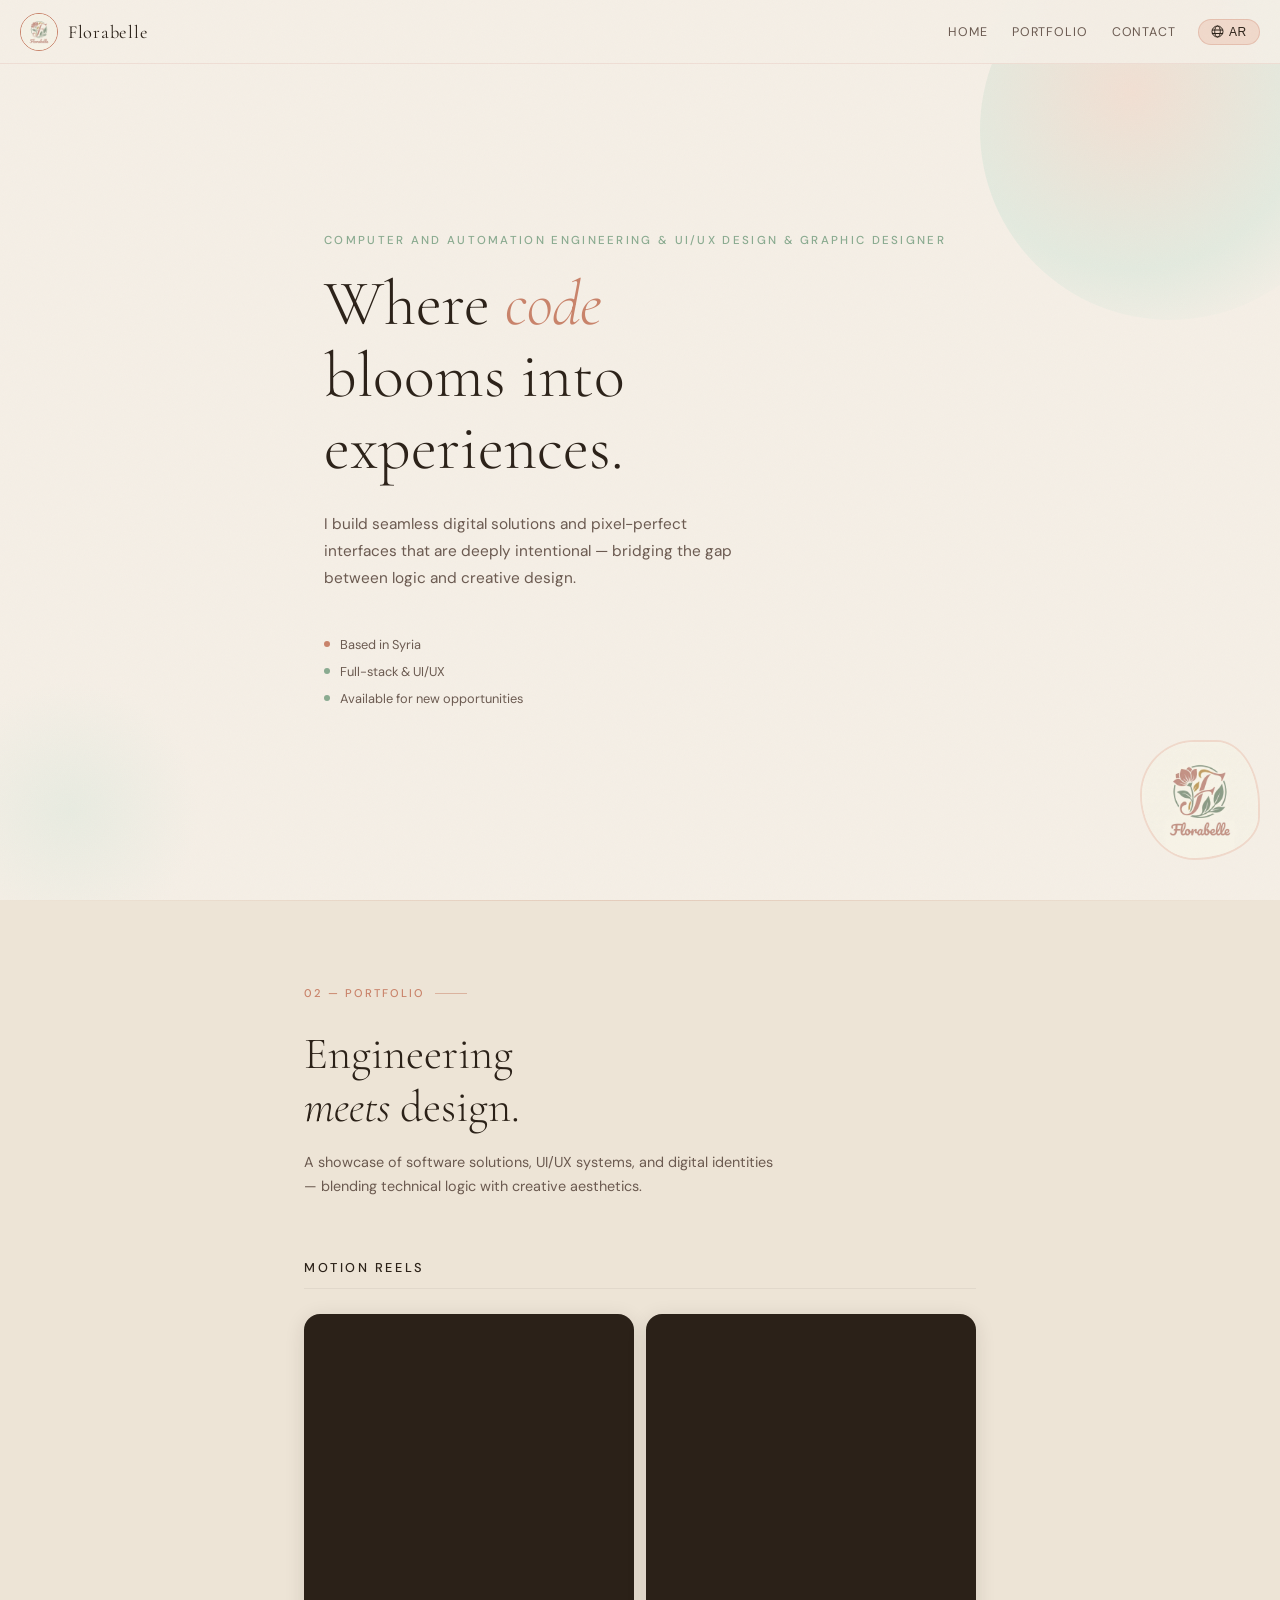
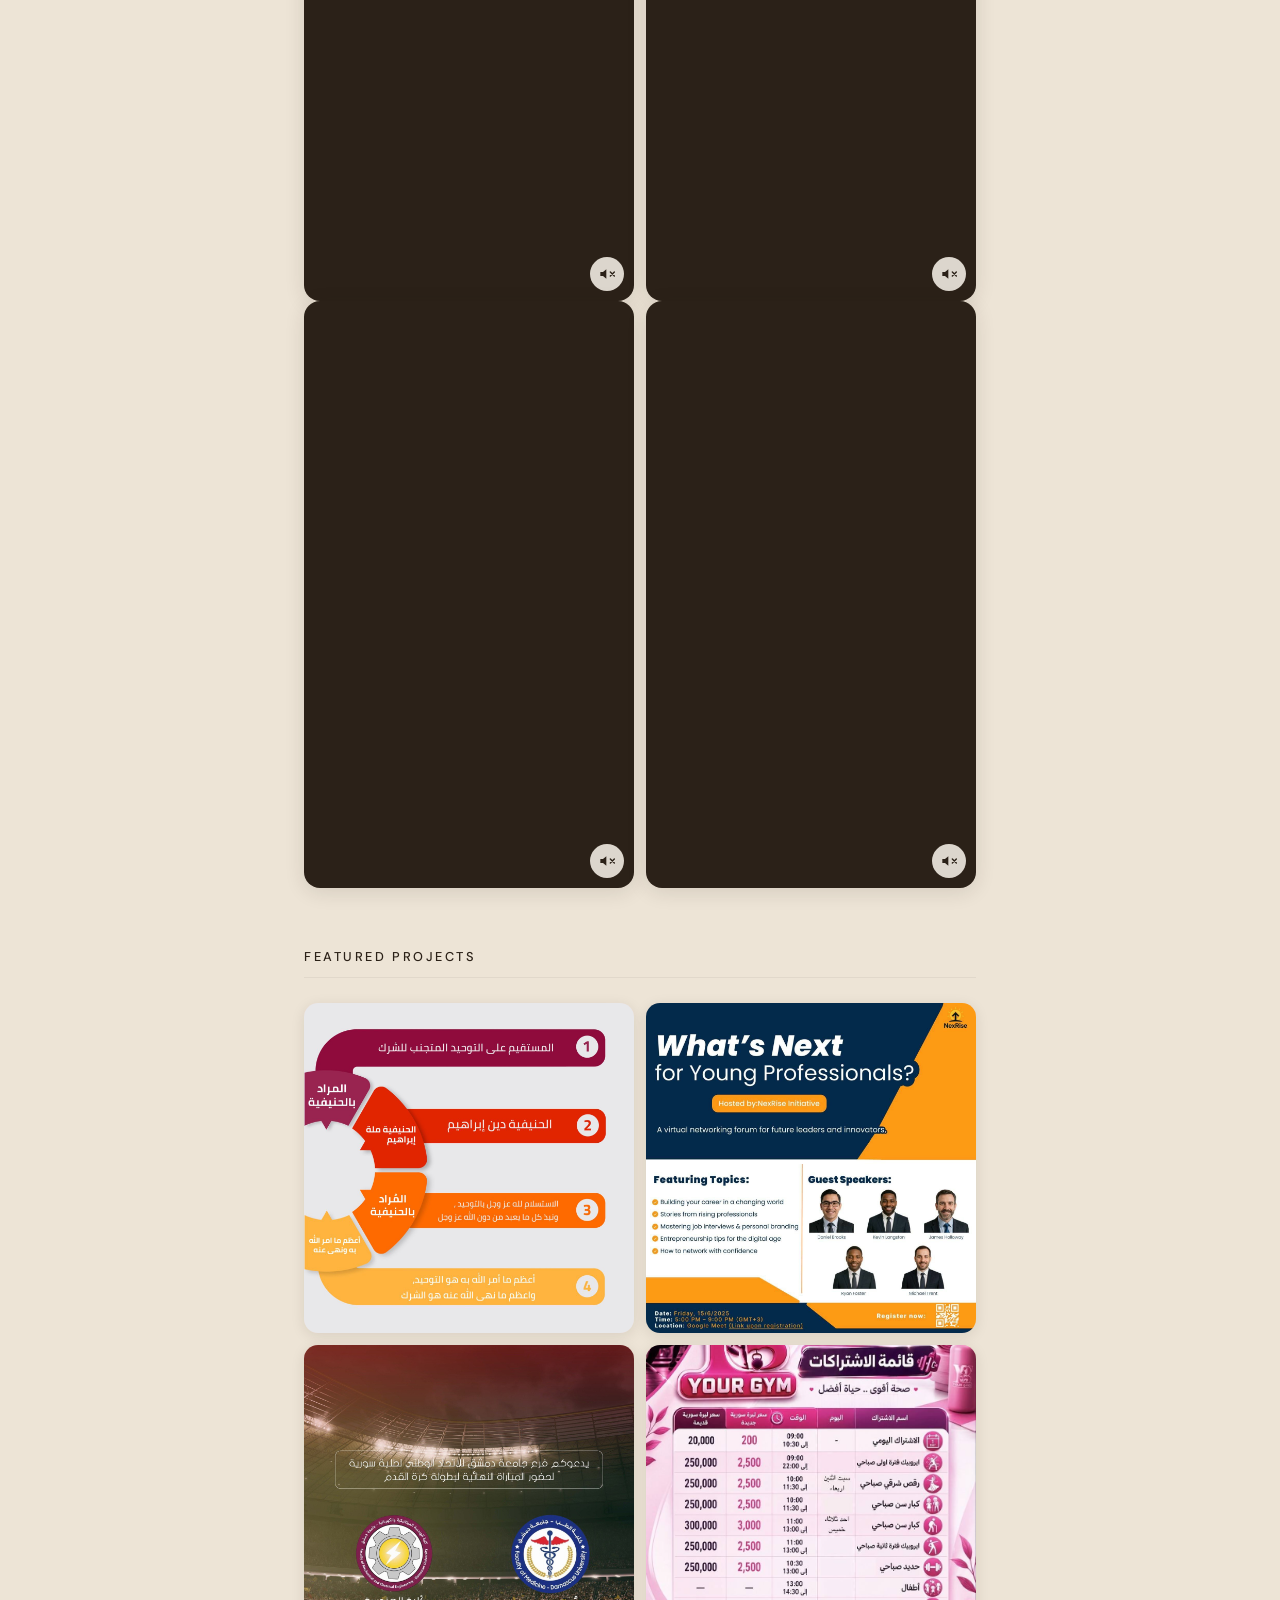
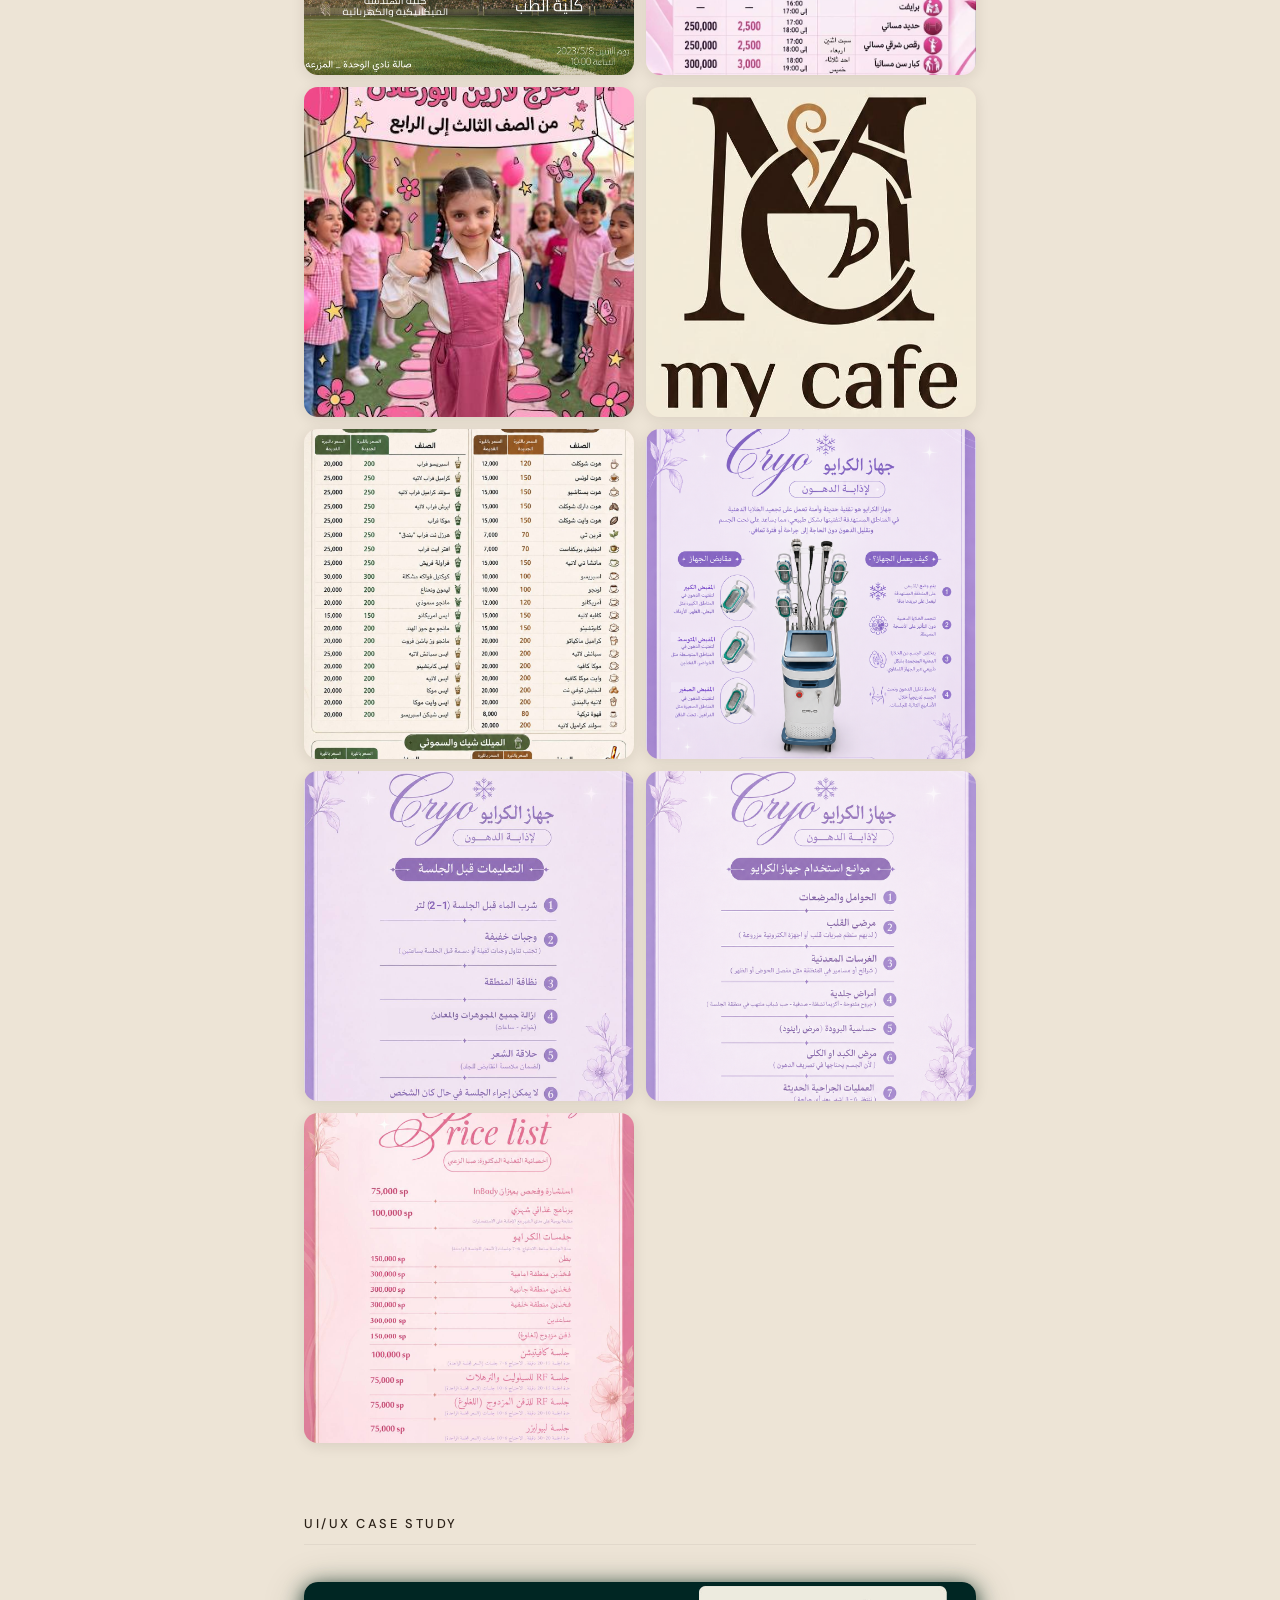
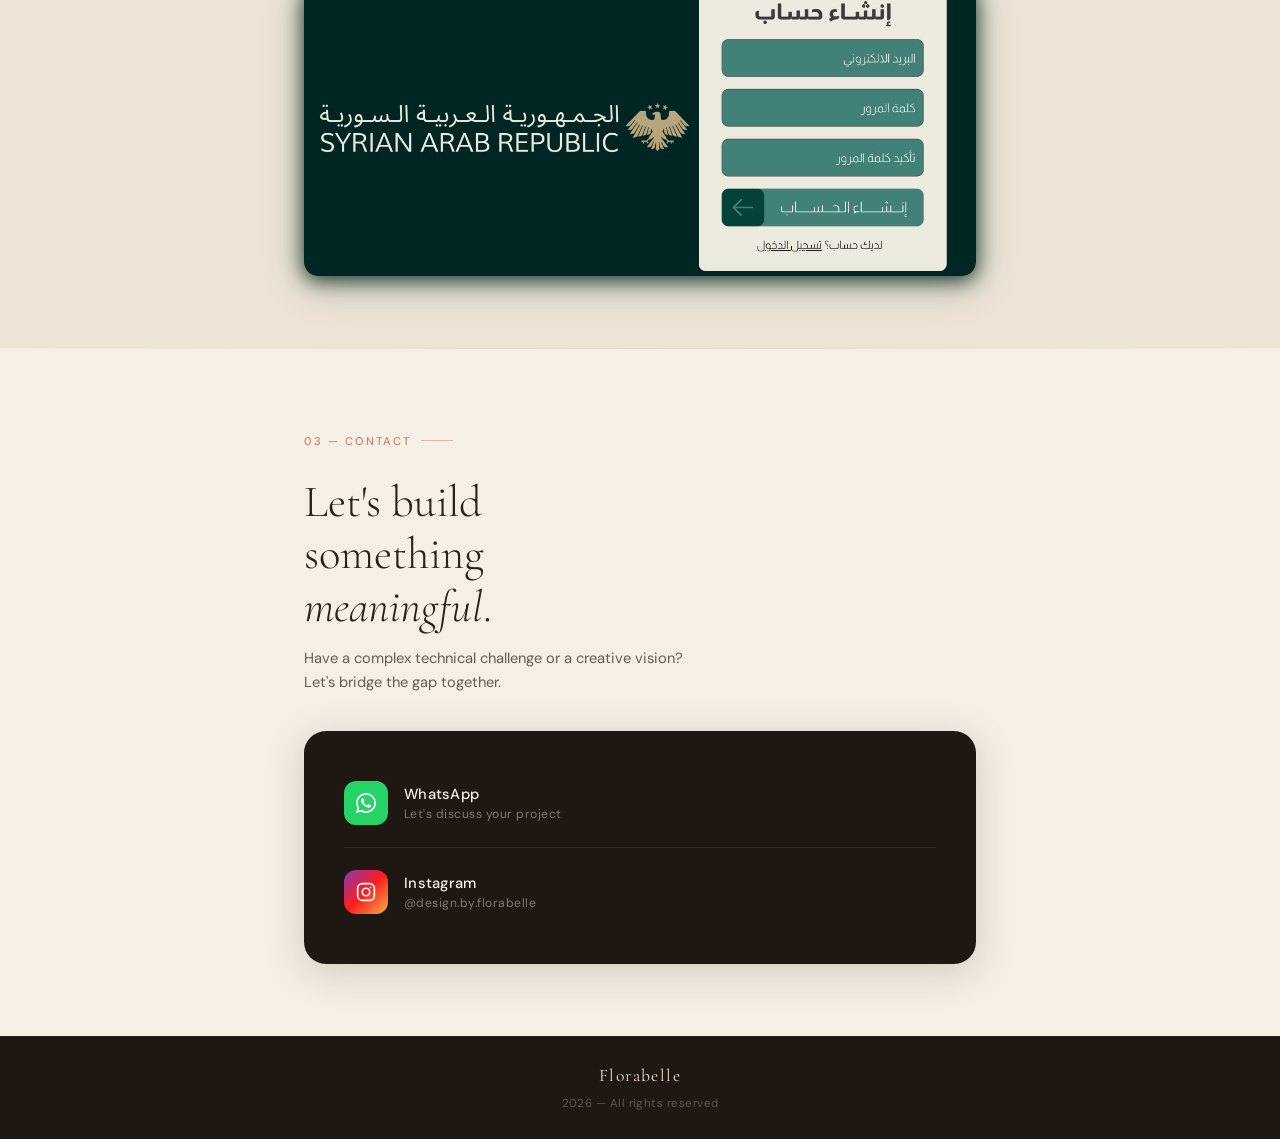
<file: index.html>
<!DOCTYPE html>
<html lang="en" dir="ltr">
<head>
    <meta charset="UTF-8">
    <meta name="viewport" content="width=device-width, initial-scale=1.0, maximum-scale=1.0">
    <title>Florabelle</title>
    
    <link rel="preconnect" href="https://fonts.googleapis.com">
    <link rel="preconnect" href="https://fonts.gstatic.com" crossorigin>
    <link href="https://fonts.googleapis.com/css2?family=Cormorant+Garamond:ital,wght@0,300;0,400;0,600;1,300;1,400&family=DM+Sans:wght@300;400;500&family=Amiri:ital,wght@0,400;0,700;1,400&display=swap" rel="stylesheet">
    
    <link rel="stylesheet" href="style.css">

</head>

<body>

<!-- ─── NAV ─────────────────────────────────────────────────── -->
<nav id="main-nav">
  <a class="nav-logo" href="#home">
    <img src="website/logo.jpg" alt="Florabelle logo">
    <span class="nav-logo-name" data-en="Florabelle" data-ar="فلورابيل">Florabelle</span>
  </a>

  <div style="display:flex;align-items:center;gap:4px;">
    <div class="nav-links">
      <a href="#home"      data-en="Home"      data-ar="الرئيسية">Home</a>
      <a href="#portfolio" data-en="Portfolio" data-ar="أعمالي">Portfolio</a>
      <a href="#contact"   data-en="Contact"   data-ar="تواصل">Contact</a>
    </div>
    <button class="lang-btn" id="lang-toggle" aria-label="Toggle language">
      <svg width="13" height="13" viewBox="0 0 13 13" fill="none" xmlns="http://www.w3.org/2000/svg">
        <circle cx="6.5" cy="6.5" r="5.5" stroke="currentColor" stroke-width="1"/>
        <ellipse cx="6.5" cy="6.5" rx="2.8" ry="5.5" stroke="currentColor" stroke-width="1"/>
        <line x1="1" y1="5" x2="12" y2="5" stroke="currentColor" stroke-width="1"/>
        <line x1="1" y1="8.5" x2="12" y2="8.5" stroke="currentColor" stroke-width="1"/>
      </svg>
      <span id="lang-label">AR</span>
    </button>
    <button class="ham" id="ham-btn" aria-label="Menu">
      <svg width="22" height="16" viewBox="0 0 22 16" fill="none" xmlns="http://www.w3.org/2000/svg">
        <rect width="22" height="1.5" rx=".75" fill="#2b2118"/>
        <rect y="7.25" width="22" height="1.5" rx=".75" fill="#2b2118"/>
        <rect y="14.5" width="22" height="1.5" rx=".75" fill="#2b2118"/>
      </svg>
    </button>
  </div>
</nav>

<!-- mobile drawer -->
<div class="mobile-menu" id="mobile-menu">
  <a href="#home"      onclick="closeMenu()" data-en="Home"      data-ar="الرئيسية">Home</a>
  <a href="#portfolio" onclick="closeMenu()" data-en="Portfolio" data-ar="أعمالي">Portfolio</a>
  <a href="#contact"   onclick="closeMenu()" data-en="Contact"   data-ar="تواصل">Contact</a>
</div>

<!-- ─── HOME ─────────────────────────────────────────────────── -->
<section id="home">
  <div class="home-blob"></div>
  <div class="home-blob-2"></div>

  <div class="home-inner">
    <p class="home-tagline" data-en="computer and automation Engineering &amp; UI/UX Design &amp; Graphic Designer" data-ar="هندسة الحواسيب والاتمتة & تصميم الواجهات & التصميم الجرافيكي">Computer and Automation Engineering &amp; UI/UX Design &amp; Graphic Designer</p>

    <h1 class="home-headline">
      <span data-en="Where <em>code</em><br>blooms into<br>experiences." data-ar="حيث يزهر<br><em>الكود</em><br>ليصبح تجربة.">Where <em>code</em><br>blooms into<br>experiences.</span>
    </h1>

    <p class="home-para"
      data-en="I build seamless digital solutions and pixel-perfect interfaces that are deeply intentional — bridging the gap between logic and creative design."
      data-ar="أبني حلولاً رقمية متكاملة وواجهات متقنة بدقة — أجمع فيها بين منطق الهندسة ولمسات التصميم الإبداعي.">
      I build seamless digital solutions and pixel-perfect interfaces that are deeply intentional — bridging the gap between logic and creative design.
    </p>

    <div class="home-meta">
      <div class="meta-row">
        <span class="meta-dot"></span>
        <span data-en="Based in Syria" data-ar="مقيمة في سوريا">Damascus, Syria</span>
      </div>
      <div class="meta-row">
        <span class="meta-dot sage"></span>
        <span data-en="Full-stack &amp; UI/UX" data-ar="تطوير البرمجيات وتصميم UI/UX">Full-stack &amp; UI/UX</span>
      </div>
      <div class="meta-row">
        <span class="meta-dot pulse"></span>
        <span data-en="Available for new opportunities" data-ar="متاحة للفرص والمشاريع الجديدة">Available for new opportunities</span>
      </div>
    </div>
  </div>

  <div class="home-photo">
    <img src="website/logo.jpg" alt="Florabelle">
  </div>
</section>

<!-- ─── PORTFOLIO ─────────────────────────────────────────────── -->
<!-- Modal for Images -->
<div id="imageModal" class="modal" onclick="closeModal()">
  <span class="close-modal">&times;</span>
  <img class="modal-content" id="fullImage">
</div>

<section id="portfolio">
  <div class="section-inner">
    <div class="section-label reveal" data-en="02 — Portfolio" data-ar="02 — أعمالي">02 — Portfolio</div>

    <h2 class="portfolio-headline reveal reveal-delay-1">
      <span data-en="Engineering<br><em>meets</em> design." data-ar="حيث تلتقي<br><em>الهندسة</em> بالتصميم.">Engineering<br><em>meets</em> design.</span>
    </h2>

    <p class="portfolio-intro reveal reveal-delay-2"
      data-en="A showcase of software solutions, UI/UX systems, and digital identities — blending technical logic with creative aesthetics."
      data-ar="عرض للحلول البرمجية، وأنظمة واجهات المستخدم، والهويات البصرية — حيث يمتزج المنطق التقني بالجمال الإبداعي.">
      A showcase of software solutions, UI/UX systems, and digital identities — blending technical logic with creative aesthetics.
    </p>


    <!-- Reels -->
    <p class="reels-label reveal" data-en="Motion Reels" data-ar="مقاطع الموشن">Motion Reels</p>
    <div id="reels-container" class="reels-grid reveal reveal-delay-1">        <button class="reel-unmute" aria-label="Toggle sound" onclick="toggleMute(this)">
          <svg viewBox="0 0 24 24" fill="none" xmlns="http://www.w3.org/2000/svg">
            <path class="mute-icon" d="M11 5L6 9H2v6h4l5 4V5z" fill="#2b2118"/>
            <path class="mute-x" d="M23 9l-6 6M17 9l6 6" stroke="#2b2118" stroke-width="2" stroke-linecap="round" style="display:block"/>
          </svg>
        </button></div>
    <div id="reels-bottom-container" class="reels-grid-bottom reveal reveal-delay-2"></div>

    <!-- Photos -->
    <p class="photos-label reveal" data-en="Featured Projects" data-ar="مشاريع مختارة">Featured Projects</p>
    <div id="photos-container" class="photos-grid reveal reveal-delay-1"></div>
  </div>
</section>

<!-- ─── CONTACT ─────────────────────────────────────────────── -->
<section id="contact">
  <div class="section-inner">
    <div class="section-label reveal" data-en="03 — Contact" data-ar="03 — تواصل">03 — Contact</div>

    <h2 class="contact-headline reveal reveal-delay-1">
      <span data-en="Let's build<br>something<br><em>meaningful</em>." data-ar="لنبتكر<br>شيئاً<br><em>ذا قيمة</em>.">Let's build<br>something<br><em>meaningful</em>.</span>
    </h2>

    <p class="contact-sub reveal reveal-delay-2"
      data-en="Have a complex technical challenge or a creative vision? Let's bridge the gap together."
      data-ar="لديك تحدٍ تقني معقد أو رؤية إبداعية؟ تواصل معي لتحويلها الى واقع.">
      Have a complex technical challenge or a creative vision? Let's bridge the gap together.
    </p>

    <div class="contact-card reveal reveal-delay-3">
      <!-- WhatsApp -->
      <a class="contact-link" href="https://wa.me/+963943834931" target="_blank" rel="noopener">
        <span class="contact-icon wa">
          <svg width="20" height="20" viewBox="0 0 24 24" fill="none" xmlns="http://www.w3.org/2000/svg">
            <path d="M17.472 14.382c-.297-.149-1.758-.867-2.03-.967-.273-.099-.471-.148-.67.15-.197.297-.767.966-.94 1.164-.173.199-.347.223-.644.075-.297-.15-1.255-.463-2.39-1.475-.883-.788-1.48-1.761-1.653-2.059-.173-.297-.018-.458.13-.606.134-.133.298-.347.446-.52.149-.174.198-.298.298-.497.099-.198.05-.371-.025-.52-.075-.149-.669-1.612-.916-2.207-.242-.579-.487-.5-.669-.51-.173-.008-.371-.01-.57-.01-.198 0-.52.074-.792.372-.272.297-1.04 1.016-1.04 2.479 0 1.462 1.065 2.875 1.213 3.074.149.198 2.096 3.2 5.077 4.487.709.306 1.262.489 1.694.625.712.227 1.36.195 1.871.118.571-.085 1.758-.719 2.006-1.413.248-.694.248-1.289.173-1.413-.074-.124-.272-.198-.57-.347m-5.421 7.403h-.004a9.87 9.87 0 01-5.031-1.378l-.361-.214-3.741.982.998-3.648-.235-.374a9.86 9.86 0 01-1.51-5.26c.001-5.45 4.436-9.884 9.888-9.884 2.64 0 5.122 1.03 6.988 2.898a9.825 9.825 0 012.893 6.994c-.003 5.45-4.437 9.886-9.886 9.886m8.415-18.298A11.715 11.715 0 0012.046 0C5.455 0 .092 5.362.089 11.954c0 2.108.55 4.165 1.592 5.97L0 24l6.149-1.613a11.817 11.817 0 005.897 1.57h.005c6.59 0 11.954-5.362 11.957-11.954a11.752 11.752 0 00-3.586-8.301z" fill="white"/>
          </svg>
        </span>
        <div class="contact-link-text">
          <span class="contact-link-title" data-en="WhatsApp" data-ar="واتساب">WhatsApp</span>
          <span class="contact-link-detail" data-en="Let's discuss your project" data-ar="لنناقش مشروعك">Let's discuss your project</span>
        </div>
      </a>

      <div class="contact-divider"></div>

      <!-- Instagram -->
      <a class="contact-link" href="https://www.instagram.com/design.by.florabelle?igsh=MWVuYjJrOXI0cTFoZg%3D%3D&utm_source=qr" target="_blank" rel="noopener">
        <span class="contact-icon ig">
          <svg width="20" height="20" viewBox="0 0 24 24" fill="none" xmlns="http://www.w3.org/2000/svg">
            <rect x="2" y="2" width="20" height="20" rx="5.5" stroke="white" stroke-width="2"/>
            <circle cx="12" cy="12" r="4.5" stroke="white" stroke-width="2"/>
            <circle cx="17.5" cy="6.5" r="1" fill="white"/>
          </svg>
        </span>
        <div class="contact-link-text">
          <span class="contact-link-title" data-en="Instagram" data-ar="إنستغرام">Instagram</span>
          <span class="contact-link-detail">@design.by.florabelle</span>
        </div>
      </a>
    </div>
  </div>
</section>

<!-- ─── FOOTER ─────────────────────────────────────────────── -->
<footer>
  <div class="footer-inner">
    <span class="footer-logo" data-en="Florabelle" data-ar="فلورابيل">Florabelle</span>
    <span class="footer-copy" data-en="2026 — All rights reserved" data-ar="2026 — جميع الحقوق محفوظة">2026 — All rights reserved</span>
  </div>
</footer>

<script src="script.js" defer></script>
</body>
</html>
</file>
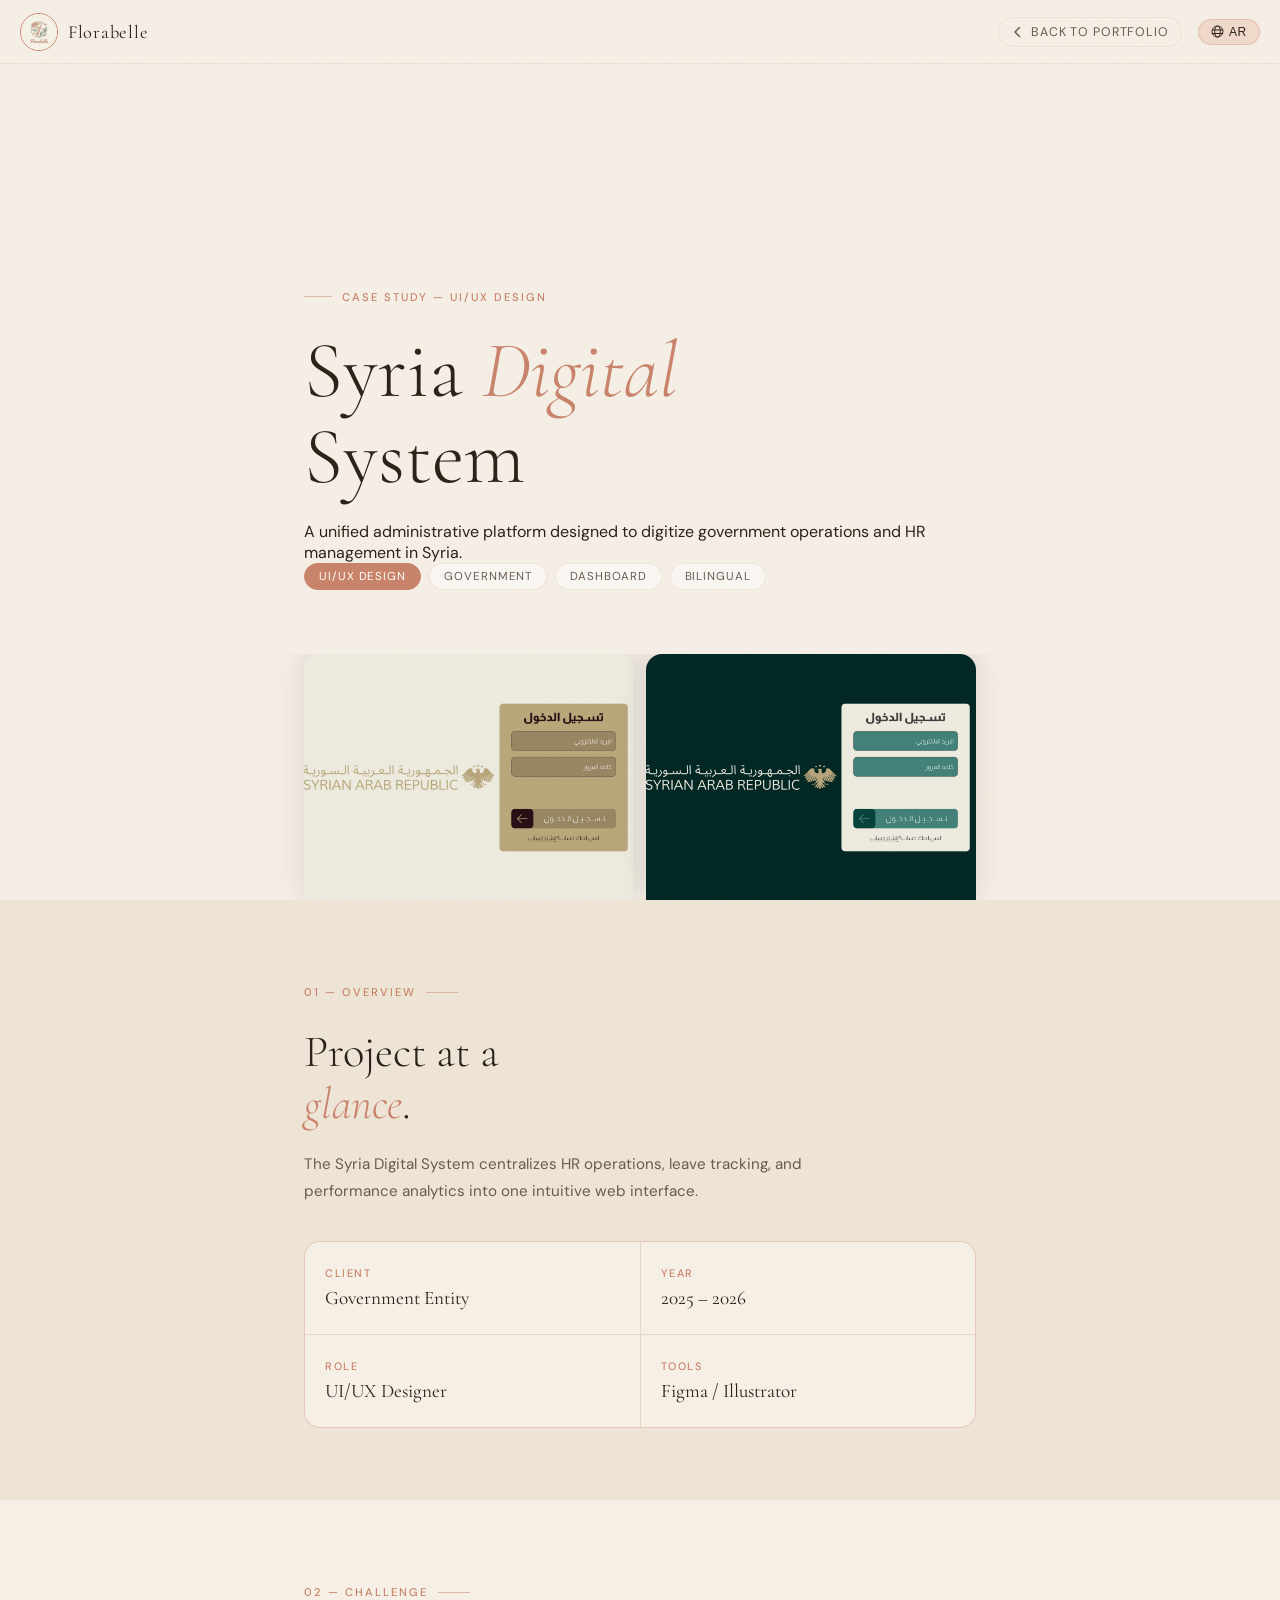
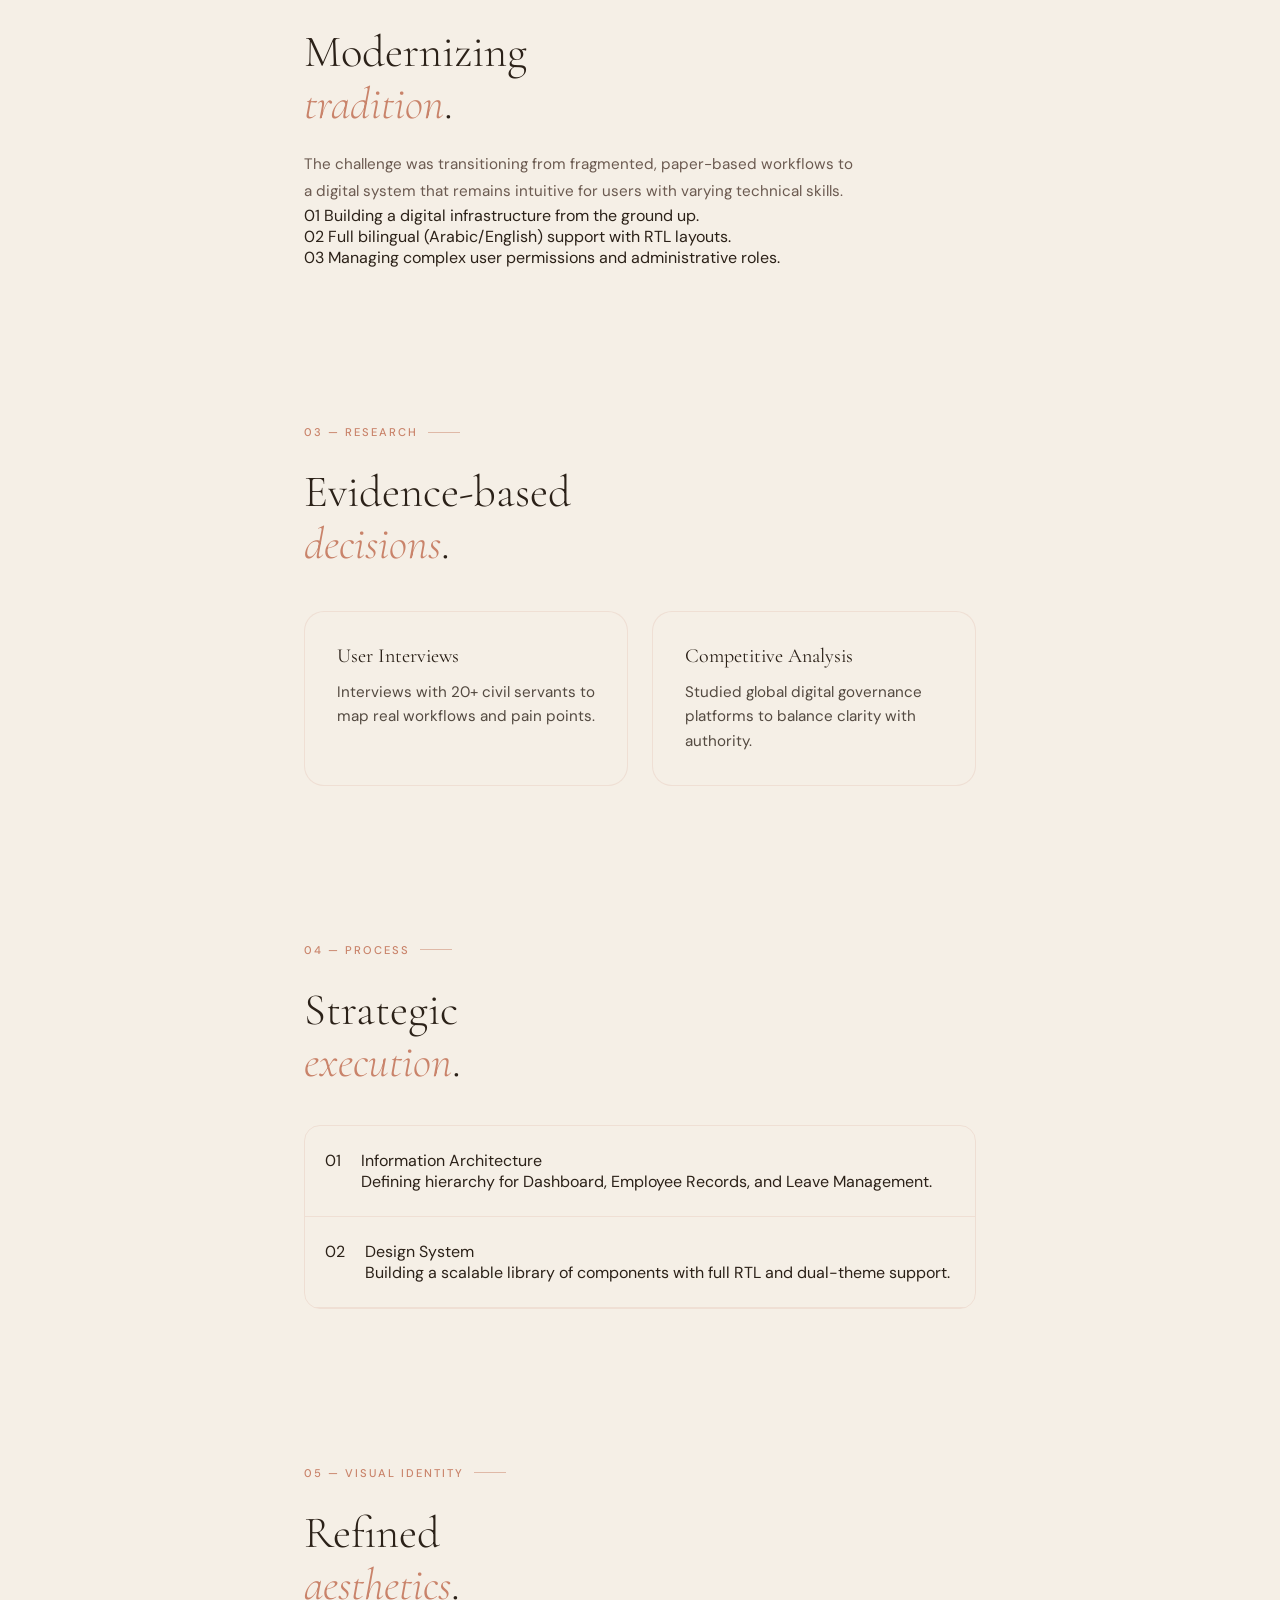
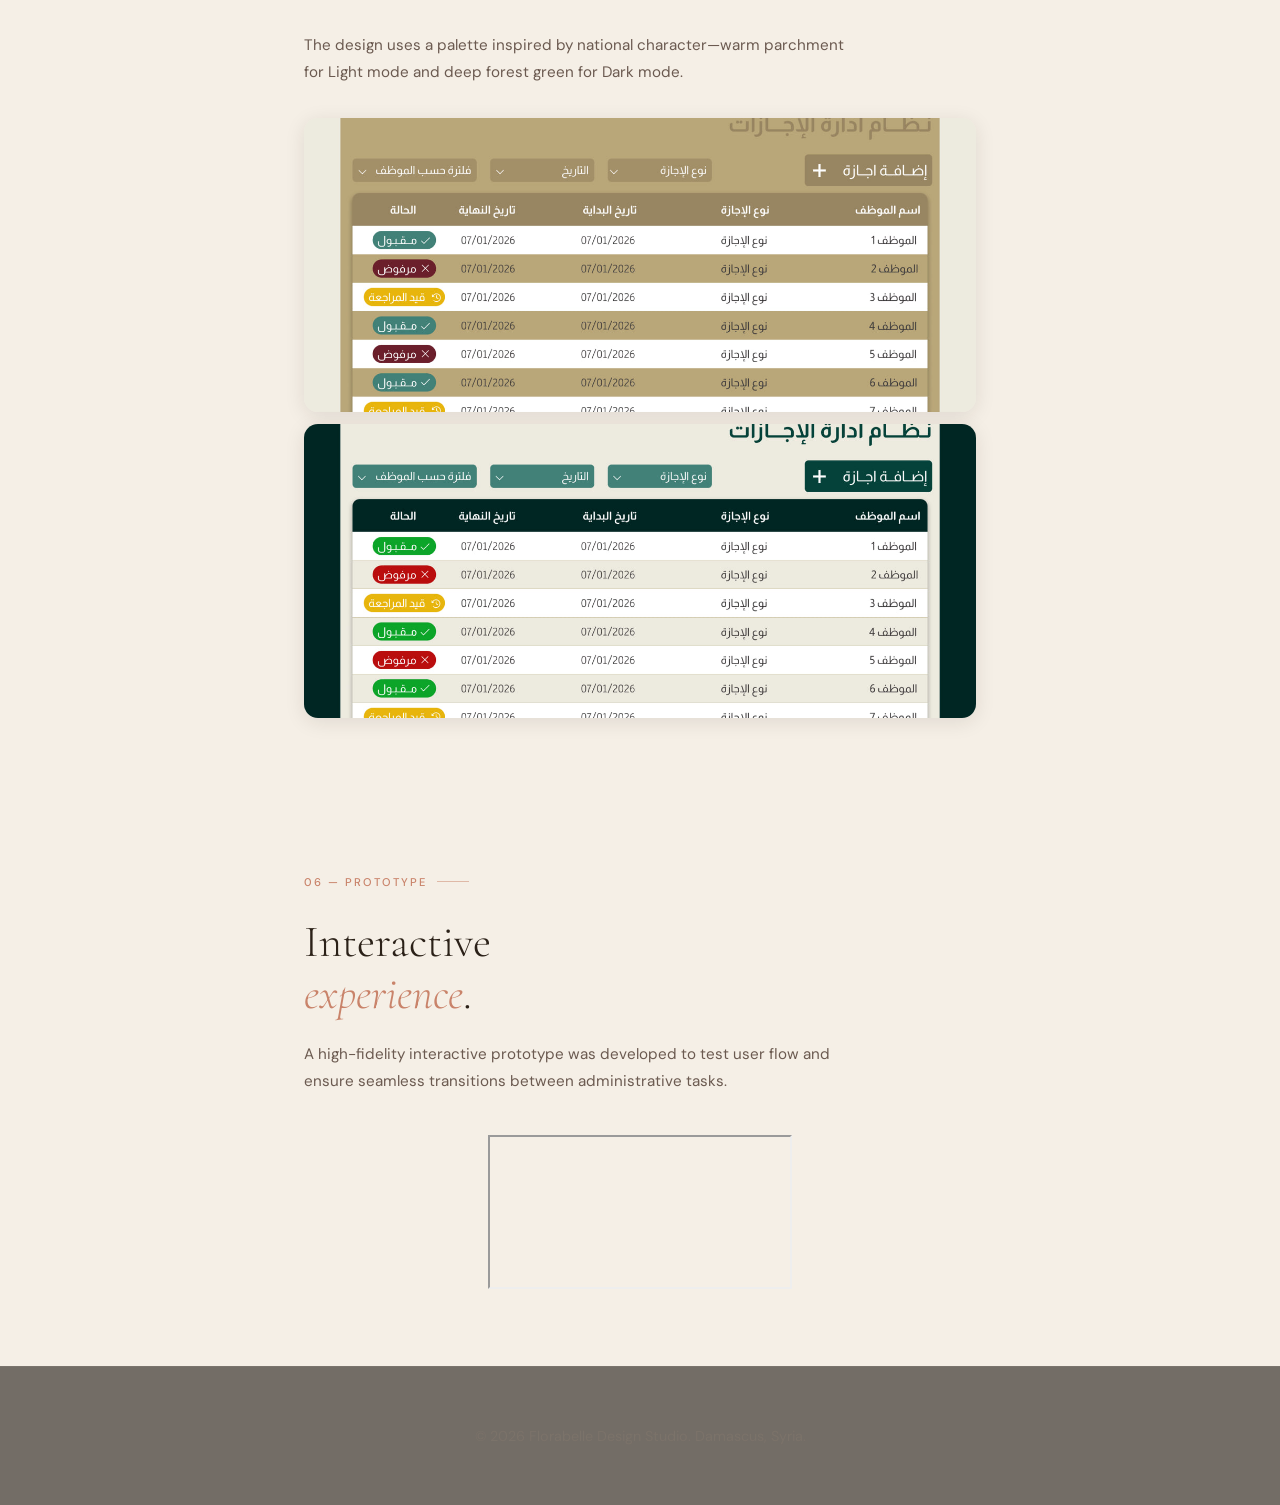
<file: case-study-syria.html>
<!doctype html>
<html lang="en" dir="ltr">
  <head>
    <meta charset="UTF-8" />
    <meta
      name="viewport"
      content="width=device-width, initial-scale=1.0, maximum-scale=1.0"
    />
    <title>Case Study — Syria Digital System | Florabelle</title>
    <link rel="preconnect" href="https://fonts.googleapis.com" />
    <link rel="preconnect" href="https://fonts.gstatic.com" crossorigin />
    <link
      href="https://fonts.googleapis.com/css2?family=Cormorant+Garamond:ital,wght@0,300;0,400;0,600;1,300;1,400&family=DM+Sans:wght@300;400;500&family=Amiri:ital,wght@0,400;0,700;1,400&display=swap"
      rel="stylesheet"
    />
    <link rel="stylesheet" href="style.css" />
  </head>

  <body>
    <!-- ─── NAV ─────────────────────────────────────────────────── -->
    <nav id="main-nav">
      <a class="nav-logo" href="index.html">
        <img src="website/logo.jpg" alt="Florabelle" />
        <span class="nav-logo-name" data-en="Florabelle" data-ar="فلورابيل"
          >Florabelle</span
        >
      </a>
      <div class="nav-right">
        <a class="back-link" href="index.html#portfolio">
          <svg width="14" height="14" viewBox="0 0 14 14" fill="none">
            <path
              d="M8.5 2.5L4 7l4.5 4.5"
              stroke="currentColor"
              stroke-width="1.5"
              stroke-linecap="round"
              stroke-linejoin="round"
            />
          </svg>
          <span data-en="Back to Portfolio" data-ar="العودة للأعمال"
            >Back to Portfolio</span
          >
        </a>
        <button class="lang-btn" id="lang-toggle" aria-label="Toggle language">
          <svg width="13" height="13" viewBox="0 0 13 13" fill="none">
            <circle
              cx="6.5"
              cy="6.5"
              r="5.5"
              stroke="currentColor"
              stroke-width="1"
            />
            <ellipse
              cx="6.5"
              cy="6.5"
              rx="2.8"
              ry="5.5"
              stroke="currentColor"
              stroke-width="1"
            />
            <line
              x1="1"
              y1="5"
              x2="12"
              y2="5"
              stroke="currentColor"
              stroke-width="1"
            />
            <line
              x1="1"
              y1="8.5"
              x2="12"
              y2="8.5"
              stroke="currentColor"
              stroke-width="1"
            />
          </svg>
          <span id="lang-label">AR</span>
        </button>
      </div>
    </nav>

    <!-- ─── HERO ─────────────────────────────────────────────────── -->
    <section id="hero">
      <div class="hero-blob"></div>
      <div class="hero-blob-2"></div>
      <div style="width: 100%">
        <div class="hero-inner">
          <p
            class="hero-eyebrow"
            data-en="Case Study — UI/UX Design"
            data-ar="دراسة حالة — تصميم واجهات المستخدم"
          >
            Case Study — UI/UX Design
          </p>
          <h1 class="hero-title">
            <span
              data-en="Syria <em>Digital</em><br>System"
              data-ar="النظام الرقمي<br><em>السوري</em>"
              >Syria <em>Digital</em><br />System</span
            >
          </h1>
          <p
            class="hero-subtitle"
            data-en="A unified administrative platform designed to digitize government operations and HR management in Syria."
            data-ar="منصة إدارية موحدة مصممة لرقمنة العمليات الحكومية وإدارة الموارد البشرية في سوريا."
          >
            A unified administrative platform designed to digitize government
            operations and HR management in Syria.
          </p>
          <div class="hero-tags">
            <span
              class="hero-tag accent"
              data-en="UI/UX Design"
              data-ar="تصميم واجهات"
              >UI/UX Design</span
            >
            <span class="hero-tag" data-en="Government" data-ar="قطاع حكومي"
              >Government</span
            >
            <span class="hero-tag" data-en="Dashboard" data-ar="لوحة تحكم"
              >Dashboard</span
            >
            <span class="hero-tag" data-en="Bilingual" data-ar="ثنائي اللغة"
              >Bilingual</span
            >
          </div>
        </div>
<div class="hero-mockup">
          <div class="mockup-duo">
            <!-- إطار الوضع الفاتح -->
            <div class="mockup-frame" onclick="openModal(this)" style="cursor: zoom-in;">
              <img src="website/signin_light.jpg" alt="Light mode" />
              <span
                class="mockup-label light"
                data-en="Light Mode"
                data-ar="الوضع الفاتح"
                >Light Mode</span
              >
            </div>
            <!-- إطار الوضع الداكن -->
            <div class="mockup-frame" onclick="openModal(this)" style="cursor: zoom-in;">
              <img src="website/signin_dark.jpg" alt="Dark mode" />
              <span
                class="mockup-label dark"
                data-en="Dark Mode"
                data-ar="الوضع الداكن"
                >Dark Mode</span
              >
            </div>
          </div>
        </div>
      </div>
    </section>

    <div class="divider-line"></div>

    <!-- ─── 01 OVERVIEW ───────────────────────────────────────────── -->
    <section class="overview-section">
      <div class="section-wrap">
        <div
          class="section-label reveal"
          data-en="01 — Overview"
          data-ar="01 — نظرة عامة"
        >
          01 — Overview
        </div>
        <h2 class="section-h2 reveal reveal-d1">
          <span
            data-en="Project at a<br><em>glance</em>."
            data-ar="المشروع في<br><em>لمحة</em>."
            >Project at a<br /><em>glance</em>.</span
          >
        </h2>
        <p
          class="section-body reveal reveal-d2"
          data-en="The Syria Digital System centralizes HR operations, leave tracking, and performance analytics into one intuitive web interface."
          data-ar="يعمل النظام الرقمي السوري على مركزة عمليات الموارد البشرية، تتبع الإجازات، وتحليلات الأداء في واجهة ويب واحدة سهلة الاستخدام."
        >
          The Syria Digital System centralizes HR operations, leave tracking,
          and performance analytics into one intuitive web interface.
        </p>
        <div class="overview-grid reveal reveal-d3">
          <div class="overview-cell">
            <span class="overview-cell-label" data-en="Client" data-ar="العميل"
              >Client</span
            >
            <span
              class="overview-cell-value"
              data-en="Government Entity"
              data-ar="جهة حكومية"
              >Government Entity</span
            >
          </div>
          <div class="overview-cell">
            <span class="overview-cell-label" data-en="Year" data-ar="السنة"
              >Year</span
            >
            <span class="overview-cell-value">2025 – 2026</span>
          </div>
          <div class="overview-cell">
            <span class="overview-cell-label" data-en="Role" data-ar="الدور"
              >Role</span
            >
            <span
              class="overview-cell-value"
              data-en="UI/UX Designer"
              data-ar="مصممة واجهات"
              >UI/UX Designer</span
            >
          </div>
          <div class="overview-cell">
            <span class="overview-cell-label" data-en="Tools" data-ar="الأدوات"
              >Tools</span
            >
            <span class="overview-cell-value">Figma / Illustrator</span>
          </div>
        </div>
      </div>
    </section>

    <div class="divider-line"></div>

    <!-- ─── 02 CHALLENGE ─────────────────────────────────────────── -->
    <section class="challenge-section">
      <div class="section-wrap">
        <div
          class="section-label reveal"
          data-en="02 — Challenge"
          data-ar="02 — التحدي"
        >
          02 — Challenge
        </div>
        <h2 class="section-h2 reveal reveal-d1">
          <span
            data-en="Modernizing<br><em>tradition</em>."
            data-ar="تحديث<br><em>التقاليد</em>."
            >Modernizing<br /><em>tradition</em>.</span
          >
        </h2>
        <p
          class="section-body reveal reveal-d2"
          data-en="The challenge was transitioning from fragmented, paper-based workflows to a digital system that remains intuitive for users with varying technical skills."
          data-ar="تمثل التحدي في الانتقال من سير العمل الورقي المجزأ إلى نظام رقمي يظل سهلاً للموظفين بمختلف مستوياتهم التقنية."
        >
          The challenge was transitioning from fragmented, paper-based workflows
          to a digital system that remains intuitive for users with varying
          technical skills.
        </p>
        <div class="challenge-points reveal reveal-d4">
          <div class="challenge-point">
            <span class="cp-num">01</span>
            <span
              data-en="Building a digital infrastructure from the ground up."
              data-ar="بناء بنية تحتية رقمية من الصفر."
              >Building a digital infrastructure from the ground up.</span
            >
          </div>
          <div class="challenge-point">
            <span class="cp-num">02</span>
            <span
              data-en="Full bilingual (Arabic/English) support with RTL layouts."
              data-ar="دعم كامل لثنائية اللغة مع تخطيطات RTL."
              >Full bilingual (Arabic/English) support with RTL layouts.</span
            >
          </div>
          <div class="challenge-point">
            <span class="cp-num">03</span>
            <span
              data-en="Managing complex user permissions and administrative roles."
              data-ar="إدارة الصلاحيات المعقدة والأدوار الإدارية."
              >Managing complex user permissions and administrative roles.</span
            >
          </div>
        </div>
      </div>
    </section>

    <div class="divider-line"></div>

    <!-- ─── 03 RESEARCH ───────────────────────────────────────────── -->
    <section class="research-section">
      <div class="section-wrap">
        <div
          class="section-label reveal"
          data-en="03 — Research"
          data-ar="03 — البحث"
        >
          03 — Research
        </div>
        <h2 class="section-h2 reveal reveal-d1">
          <span
            data-en="Evidence-based<br><em>decisions</em>."
            data-ar="قرارات مبنية<br>على <em>الأدلة</em>."
            >Evidence-based<br /><em>decisions</em>.</span
          >
        </h2>
        <div class="research-pillars reveal reveal-d3">
          <div class="research-pillar">
            <p
              class="pillar-title"
              data-en="User Interviews"
              data-ar="مقابلات المستخدمين"
            >
              User Interviews
            </p>
            <p
              class="pillar-body"
              data-en="Interviews with 20+ civil servants to map real workflows and pain points."
              data-ar="مقابلات مع أكثر من 20 موظفاً لتحديد مسارات العمل الفعلية ونقاط الألم."
            >
              Interviews with 20+ civil servants to map real workflows and pain
              points.
            </p>
          </div>
          <div class="research-pillar">
            <p
              class="pillar-title"
              data-en="Competitive Analysis"
              data-ar="تحليل المنافسين"
            >
              Competitive Analysis
            </p>
            <p
              class="pillar-body"
              data-en="Studied global digital governance platforms to balance clarity with authority."
              data-ar="دراسة منصات الحوكمة الرقمية العالمية للموازنة بين الوضوح والهيبة المؤسسية."
            >
              Studied global digital governance platforms to balance clarity
              with authority.
            </p>
          </div>
        </div>
      </div>
    </section>

    <div class="divider-line"></div>

    <!-- ─── 04 PROCESS ────────────────────────────────────────────── -->
    <section class="process-section">
      <div class="section-wrap">
        <div
          class="section-label reveal"
          data-en="04 — Process"
          data-ar="04 — العملية"
        >
          04 — Process
        </div>
        <h2 class="section-h2 reveal reveal-d1">
          <span
            data-en="Strategic<br><em>execution</em>."
            data-ar="تنفيذ<br><em>استراتيجي</em>."
            >Strategic<br /><em>execution</em>.</span
          >
        </h2>
        <div class="process-steps reveal reveal-d3">
          <div class="process-step">
            <span class="ps-num">01</span>
            <div class="ps-content">
              <p
                class="ps-title"
                data-en="Information Architecture"
                data-ar="هيكلة المعلومات"
              >
                Information Architecture
              </p>
              <p
                class="ps-body"
                data-en="Defining hierarchy for Dashboard, Employee Records, and Leave Management."
                data-ar="تحديد الهيكل الهرمي للوحة التحكم وسجلات الموظفين وإدارة الإجازات."
              >
                Defining hierarchy for Dashboard, Employee Records, and Leave
                Management.
              </p>
            </div>
          </div>
          <div class="process-step">
            <span class="ps-num">02</span>
            <div class="ps-content">
              <p
                class="ps-title"
                data-en="Design System"
                data-ar="نظام التصميم"
              >
                Design System
              </p>
              <p
                class="ps-body"
                data-en="Building a scalable library of components with full RTL and dual-theme support."
                data-ar="بناء مكتبة مكونات قابلة للتوسع مع دعم كامل للغة العربية والوضع الداكن."
              >
                Building a scalable library of components with full RTL and
                dual-theme support.
              </p>
            </div>
          </div>
        </div>
      </div>
    </section>

    <div class="divider-line"></div>

    <!-- ─── 05 FINAL DESIGN ───────────────────────────────────────── -->
    <section class="gallery-section-light">
      <div class="section-wrap">
        <div
          class="section-label reveal"
          data-en="05 — Visual Identity"
          data-ar="05 — الهوية البصرية"
        >
          05 — Visual Identity
        </div>
        <h2 class="section-h2 reveal reveal-d1">
          <span
            data-en="Refined<br><em>aesthetics</em>."
            data-ar="جماليات<br><em>رفيعة</em>."
            >Refined<br /><em>aesthetics</em>.</span
          >
        </h2>
        <p
          class="section-body reveal reveal-d2"
          data-en="The design uses a palette inspired by national character—warm parchment for Light mode and deep forest green for Dark mode."
          data-ar="يستخدم التصميم لوحة ألوان مستوحاة من الطابع الوطني—الرق الدافئ للوضع الفاتح والأخضر الغابي العميق للوضع الداكن."
        >
          The design uses a palette inspired by national character—warm
          parchment for Light mode and deep forest green for Dark mode.
        </p>

        <div class="gallery-grid reveal reveal-d4">
          <!-- الصورة الأولى -->
          <div
            class="gallery-item wide full-size-img"
            onclick="openModal(this)"
            style="cursor: zoom-in"
          >
            <img src="website/dashboard-light.jpg" alt="Dashboard Light" />
            <span
              class="gallery-caption"
              data-en="Main Dashboard — Light"
              data-ar="لوحة التحكم الرئيسية — فاتح"
            >
              Main Dashboard — Light
            </span>
          </div>

          <!-- الصورة الثانية -->
          <div
            class="gallery-item wide full-size-img"
            onclick="openModal(this)"
            style="cursor: zoom-in"
          >
            <img src="website/dashboard_dark.jpg" alt="Dashboard Dark" />
            <span
              class="gallery-caption"
              data-en="Main Dashboard — Dark"
              data-ar="لوحة التحكم الرئيسية — داكن"
            >
              Main Dashboard — Dark
            </span>
          </div>
        </div>
      </div>
    </section>

    <!-- ─── 06 PROTOTYPE ─────────────────────────────────────────── -->
    <section class="prototype-section">
      <div class="section-wrap">
        <div
          class="section-label reveal"
          data-en="06 — Prototype"
          data-ar="06 — النموذج التفاعلي"
        >
          06 — Prototype
        </div>
        <h2 class="section-h2 reveal reveal-d1">
          <span
            data-en="Interactive<br><em>experience</em>."
            data-ar="تجربة<br><em>تفاعلية</em>."
            >Interactive<br /><em>experience</em>.</span
          >
        </h2>
        <p
          class="section-body reveal reveal-d2"
          data-en="A high-fidelity interactive prototype was developed to test user flow and ensure seamless transitions between administrative tasks."
          data-ar="تم تطوير نموذج تفاعلي عالي الدقة لاختبار تدفق المستخدم وضمان الانتقال السلس بين المهام الإدارية."
        >
          A high-fidelity interactive prototype was developed to test user flow
          and ensure seamless transitions between administrative tasks.
        </p>

        <div
          class="prototype-container reveal reveal-d4"
          style="margin-top: 40px; text-align: center"
        >
          <iframe
            src="https://embed.figma.com/proto/apuRKe3G7Wf8m4N5hcD2UJ/syria-project?node-id=121-104&scaling=scale-down-to-fit&content-scaling=fixed&page-id=0%3A1&starting-point-node-id=6%3A3&embed-host=share"
            allowfullscreen
          ></iframe>
        </div>
      </div>
    </section>

    <!-- ─── FOOTER ──────────────────────────────────────────────── -->
    <footer
      style="
        padding: 60px 0;
        text-align: center;
        opacity: 0.6;
        font-size: 0.9rem;
      "
    >
      <p>&copy; 2026 Florabelle Design Studio. Damascus, Syria.</p>
    </footer>


    <!-- Modal Window for Image Zoom -->
    <div id="imageModal" class="modal" onclick="closeModal()">
      <span class="close-modal">&times;</span>
      <img class="modal-content" id="fullImage" />
    </div>

        <script src="script.js"></script>

  </body>
</html>
</file>
<file: style.css>
/* ═══════════════════════════════════════════════════════════
   TABLE OF CONTENTS
   1.  Tokens & Variables
   2.  Reset & Base
   3.  Grain Overlay
   4.  Navigation
       4a. Nav Logo
       4b. Nav Links (Home)
       4c. Back Link (Case Study)
       4d. Language Button
       4e. Mobile Navigation
   5.  Shared Section Styles
   6.  Home Page Hero
   7.  Case Study Hero (Syria Project)
   8.  Case Study Sections
       8a. Overview
       8b. Challenge
       8c. Research & Process
       8d. Gallery Blocks
       8e. Theme Toggle Demo
       8f. Prototype & Results
   9.  Home Page Portfolio (Reels / Photos)
   10. Image Modal
   11. Contact Section
   12. Footer
   13. Scroll Reveal & Animations
   14. Arabic / RTL Support
   15. Mobile Responsiveness
═══════════════════════════════════════════════════════════ */


/* ─── 1. TOKENS & VARIABLES ──────────────────────────────── */
:root {
  /* Color Palette */
  --ink:        #2b2118;
  --rose:       #c9836a;
  --sage:       #8aab90;
  --cream:      #f5efe6;
  --parchment:  #ede4d6;
  --blush:      #f0d9cb;
  --mist:       #dce8dc;
  --dark-card:  #1e1712;
  --text-sub:   #6b5a50;
  --divider:    rgba(201, 131, 106, 0.15);

  /* Case Study Colors (Syria Project) */
  --gold:       #b8975a;
  --forest:     #1a3a2e;
  --light-bg:   #edeae3;
  --dark-bg:    #0d2419;

  /* Typography */
  --serif:  "Cormorant Garamond", Georgia, serif;
  --sans:   "DM Sans", sans-serif;
  --arabic: "Amiri", serif;

  /* Animation & Layout */
  --ease-out: cubic-bezier(0.22, 1, 0.36, 1);
  --nav-h:    64px;
}


/* ─── 2. RESET & BASE ─────────────────────────────────────── */
*,
*::before,
*::after {
  box-sizing: border-box;
  margin: 0;
  padding: 0;
}

html {
  scroll-behavior: smooth;
  font-size: 16px;
}

body {
  font-family: var(--sans);
  background: var(--cream);
  color: var(--ink);
  overflow-x: hidden;
  -webkit-font-smoothing: antialiased;
}


/* ─── 3. GRAIN OVERLAY ───────────────────────────────────── */
body::before {
  content: "";
  position: fixed;
  inset: 0;
  pointer-events: none;
  z-index: 9999;
  opacity: 0.028;
  background-image: url("data:image/svg+xml,%3Csvg viewBox='0 0 256 256' xmlns='http://www.w3.org/2000/svg'%3E%3Cfilter id='noise'%3E%3CfeTurbulence type='fractalNoise' baseFrequency='0.9' numOctaves='4' stitchTiles='stitch'/%3E%3C/filter%3E%3Crect width='100%25' height='100%25' filter='url(%23noise)'/%3E%3C/svg%3E");
  background-size: 200px 200px;
}


/* ─── 4. NAVIGATION ──────────────────────────────────────── */
nav {
  position: fixed;
  top: 0;
  left: 0;
  right: 0;
  height: var(--nav-h);
  z-index: 100;
  display: flex;
  align-items: center;
  justify-content: space-between;
  padding: 0 20px;
  background: rgba(245, 239, 230, 0.92);
  backdrop-filter: blur(14px);
  -webkit-backdrop-filter: blur(14px);
  border-bottom: 1px solid var(--divider);
  transition: box-shadow 0.3s;
}

nav.scrolled {
  box-shadow: 0 2px 24px rgba(43, 33, 24, 0.07);
}

/* 4a. Nav Logo */
.nav-logo {
  display: flex;
  align-items: center;
  gap: 10px;
  text-decoration: none;
}

.nav-logo img {
  width: 38px;
  height: 38px;
  border-radius: 50%;
  object-fit: cover;
  border: 1.5px solid var(--rose);
}

.nav-logo-name {
  font-family: var(--serif);
  font-size: 1.15rem;
  font-weight: 400;
  color: var(--ink);
  letter-spacing: 0.04em;
}

/* 4b. Nav Right Group */
.nav-right {
  display: flex;
  align-items: center;
  gap: 8px;
}

/* 4b. Nav Links (Home) */
.nav-links {
  display: flex;
  align-items: center;
  gap: 4px;
}

.nav-links a {
  font-size: 0.78rem;
  font-weight: 400;
  letter-spacing: 0.07em;
  text-transform: uppercase;
  color: var(--text-sub);
  text-decoration: none;
  padding: 6px 10px;
  border-radius: 20px;
  transition: color 0.2s, background 0.2s;
}

.nav-links a:hover {
  color: var(--rose);
  background: rgba(201, 131, 106, 0.08);
}

/* 4c. Back Link (Case Study) */
.back-link {
  display: flex;
  align-items: center;
  gap: 6px;
  font-size: 0.78rem;
  font-weight: 400;
  letter-spacing: 0.07em;
  text-transform: uppercase;
  color: var(--text-sub);
  text-decoration: none;
  padding: 6px 12px;
  border-radius: 20px;
  border: 1px solid var(--divider);
  transition: color 0.2s, background 0.2s, border-color 0.2s;
}

.back-link:hover {
  color: var(--rose);
  background: rgba(201, 131, 106, 0.06);
  border-color: rgba(201, 131, 106, 0.3);
}

[dir="rtl"] .back-link svg {
  transform: scaleX(-1);
}

/* 4d. Language Button */
.lang-btn {
  display: flex;
  align-items: center;
  gap: 5px;
  font-size: 0.75rem;
  font-weight: 500;
  letter-spacing: 0.06em;
  color: var(--ink);
  background: var(--blush);
  border: 1px solid rgba(201, 131, 106, 0.3);
  border-radius: 20px;
  padding: 5px 12px;
  cursor: pointer;
  white-space: nowrap;
  margin-inline-start: 8px;
  transition: background 0.2s, transform 0.15s;
}

.lang-btn:hover {
  background: var(--rose);
  color: #fff;
  transform: scale(1.03);
}

/* 4e. Mobile Navigation */
.ham {
  display: none;
  background: none;
  border: none;
  cursor: pointer;
  padding: 6px;
}

.mobile-menu {
  display: none;
  position: fixed;
  top: var(--nav-h);
  left: 0;
  right: 0;
  z-index: 99;
  flex-direction: column;
  gap: 4px;
  padding: 16px 20px 24px;
  background: rgba(245, 239, 230, 0.97);
  backdrop-filter: blur(20px);
  border-bottom: 1px solid var(--divider);
}

.mobile-menu.open {
  display: flex;
}

.mobile-menu a {
  font-size: 1.05rem;
  font-family: var(--serif);
  color: var(--ink);
  text-decoration: none;
  padding: 12px 0;
  border-bottom: 1px solid rgba(201, 131, 106, 0.12);
}

@media (max-width: 600px) {
  .nav-links {
    display: none;
  }
  .ham {
    display: block;
  }
}


/* ─── 5. SHARED SECTION STYLES ───────────────────────────── */
.section-inner,
.section-wrap {
  padding: 80px 24px 72px;
  max-width: 720px;
  margin: 0 auto;
}

.section-label {
  display: inline-flex;
  align-items: center;
  gap: 10px;
  font-size: 0.7rem;
  font-weight: 500;
  letter-spacing: 0.18em;
  text-transform: uppercase;
  color: var(--rose);
  margin-bottom: 28px;
}

.section-label::after {
  content: "";
  display: block;
  width: 32px;
  height: 1px;
  background: var(--rose);
  opacity: 0.5;
}

.special-section-label {
    grid-column: 1 / -1; 
    width: 100%;
    font-family: 'DM Sans', sans-serif;
    font-size: 0.85rem;
    text-transform: uppercase;
    letter-spacing: 0.2em;
    color: var(--accent-color);
    margin-top: 50px;
    margin-bottom: 20px;
    padding-bottom: 10px;
    border-bottom: 1px solid rgba(0,0,0,0.05);
    display: block;
}
.section-h2 {
  font-family: var(--serif);
  font-size: clamp(1.9rem, 6vw, 2.8rem);
  font-weight: 300;
  line-height: 1.16;
  color: var(--ink);
  margin-bottom: 20px;
}

.section-h2 em {
  font-style: italic;
  color: var(--rose);
}

.section-body {
  font-size: 0.95rem;
  line-height: 1.78;
  color: var(--text-sub);
  max-width: 560px;
}


/* ─── 6. HOME PAGE HERO ──────────────────────────────────── */
#home {
  min-height: 100svh;
  position: relative;
  overflow: hidden;
  display: flex;
  align-items: center;
  background: var(--cream);
}

/* Blob Decorations */
.home-blob,
.home-blob-2 {
  position: absolute;
  border-radius: 50%;
  z-index: 0;
}

.home-blob {
  top: -60px;
  right: -80px;
  width: 380px;
  height: 380px;
  opacity: 0.7;
  background: radial-gradient(
    ellipse at 40% 40%,
    var(--blush) 0%,
    var(--mist) 55%,
    transparent 80%
  );
  animation: blobFloat 12s ease-in-out infinite alternate;
}

.home-blob-2 {
  bottom: -40px;
  left: -60px;
  width: 260px;
  height: 260px;
  opacity: 0.5;
  background: radial-gradient(ellipse, var(--mist) 0%, transparent 70%);
  animation: blobFloat 16s ease-in-out infinite alternate-reverse;
}

@keyframes blobFloat {
  from { transform: translate(0, 0) rotate(0deg) scale(1); }
  to   { transform: translate(12px, 18px) rotate(8deg) scale(1.06); }
}

/* Hero Content */
.home-inner {
  position: relative;
  z-index: 1;
  width: 100%;
  padding: calc(var(--nav-h) + 56px) 24px 80px;
  max-width: 680px;
  margin: 0 auto;
}

.home-tagline {
  font-size: 0.72rem;
  font-weight: 500;
  letter-spacing: 0.2em;
  text-transform: uppercase;
  color: var(--sage);
  margin-bottom: 20px;
  opacity: 0;
  transform: translateY(16px);
  animation: fadeUp 0.8s var(--ease-out) 0.2s forwards;
}

.home-headline {
  font-family: var(--serif);
  font-size: clamp(2.4rem, 9vw, 4rem);
  font-weight: 300;
  line-height: 1.12;
  color: var(--ink);
  margin-bottom: 28px;
  opacity: 0;
  transform: translateY(20px);
  animation: fadeUp 0.9s var(--ease-out) 0.38s forwards;
}

.home-headline em {
  font-style: italic;
  color: var(--rose);
}

.home-para {
  font-size: 0.96rem;
  line-height: 1.75;
  color: var(--text-sub);
  max-width: 420px;
  margin-bottom: 44px;
  opacity: 0;
  transform: translateY(16px);
  animation: fadeUp 0.85s var(--ease-out) 0.52s forwards;
}

/* Meta Rows */
.home-meta {
  display: flex;
  flex-direction: column;
  gap: 10px;
  opacity: 0;
  transform: translateY(16px);
  animation: fadeUp 0.85s var(--ease-out) 0.65s forwards;
}

.meta-row {
  display: flex;
  align-items: center;
  gap: 10px;
  font-size: 0.8rem;
  color: var(--text-sub);
}

.meta-dot {
  width: 6px;
  height: 6px;
  border-radius: 50%;
  background: var(--rose);
  flex-shrink: 0;
}

.meta-dot.sage {
  background: var(--sage);
}

.meta-dot.pulse {
  background: var(--sage);
  animation: pulse 2.2s ease-in-out infinite;
}

@keyframes pulse {
  0%, 100% { transform: scale(1);   opacity: 1; }
  50%       { transform: scale(1.6); opacity: 0.5; }
}

/* Profile Photo */
.home-photo {
  position: absolute;
  bottom: 40px;
  right: 20px;
  width: 120px;
  height: 120px;
  border-radius: 50% 40% 60% 50% / 50% 60% 40% 60%;
  overflow: hidden;
  border: 2.5px solid var(--blush);
  z-index: 2;
  opacity: 0;
  animation: fadeUp 1s var(--ease-out) 0.85s forwards;
}

.home-photo img {
  width: 100%;
  height: 100%;
  object-fit: cover;
}


/* ─── 7. CASE STUDY HERO (SYRIA PROJECT) ─────────────────── */
#hero {
  min-height: 100svh;
  position: relative;
  overflow: hidden;
  display: flex;
  align-items: flex-end;
  background: var(--cream);
}

.hero-inner {
  position: relative;
  z-index: 1;
  width: 100%;
  padding: calc(var(--nav-h) + 60px) 24px 64px;
  max-width: 720px;
  margin: 0 auto;
}

.hero-eyebrow {
  display: inline-flex;
  align-items: center;
  gap: 10px;
  font-size: 0.7rem;
  font-weight: 500;
  letter-spacing: 0.18em;
  text-transform: uppercase;
  color: var(--rose);
  margin-bottom: 24px;
  opacity: 0;
  transform: translateY(14px);
  animation: fadeUp 0.8s var(--ease-out) 0.15s forwards;
}

.hero-eyebrow::before {
  content: "";
  display: block;
  width: 28px;
  height: 1px;
  background: var(--rose);
  opacity: 0.5;
}

.hero-title {
  font-family: var(--serif);
  font-size: clamp(2.6rem, 10vw, 5rem);
  font-weight: 300;
  line-height: 1.08;
  color: var(--ink);
  margin-bottom: 20px;
  opacity: 0;
  transform: translateY(20px);
  animation: fadeUp 0.9s var(--ease-out) 0.3s forwards;
}

.hero-title em {
  font-style: italic;
  color: var(--rose);
}

.hero-tags {
  display: flex;
  flex-wrap: wrap;
  gap: 8px;
  opacity: 0;
  transform: translateY(14px);
  animation: fadeUp 0.8s var(--ease-out) 0.58s forwards;
}

.hero-tag {
  font-size: 0.72rem;
  letter-spacing: 0.08em;
  text-transform: uppercase;
  padding: 5px 14px;
  border-radius: 20px;
  border: 1px solid var(--divider);
  color: var(--text-sub);
  background: rgba(255, 255, 255, 0.5);
}

.hero-tag.accent {
  background: var(--rose);
  color: #fff;
  border-color: var(--rose);
}

/* Mockup Strip */
.hero-mockup {
  position: relative;
  z-index: 1;
  width: 100%;
  overflow: hidden;
  padding: 0 24px;
  max-width: 720px;
  margin: 0 auto;
  opacity: 0;
  transform: translateY(30px);
  animation: fadeUp 1s var(--ease-out) 0.72s forwards;
}

.mockup-duo {
  display: grid;
  grid-template-columns: 1fr 1fr;
  gap: 12px;
  margin-bottom: -1px;
}

.mockup-frame {
  border-radius: 16px 16px 0 0;
  overflow: hidden;
  box-shadow: 0 -4px 30px rgba(43, 33, 24, 0.12);
  aspect-ratio: 4/3;
  position: relative;
}

.mockup-frame img {
  width: 100%;
  height: 100%;
  object-fit: cover;
  object-position: top;
  display: block;
}


/* ─── 8. CASE STUDY SECTIONS ──────────────────────────────── */

/* 8a. Overview */
.overview-section {
  background: var(--parchment);
}

.overview-grid {
  display: grid;
  grid-template-columns: 1fr 1fr;
  gap: 1px;
  background: var(--divider);
  border: 1px solid var(--divider);
  border-radius: 16px;
  overflow: hidden;
  margin-top: 36px;
}

.overview-cell {
  background: var(--cream);
  padding: 24px 20px;
  display: flex;
  flex-direction: column;
  gap: 6px;
}

.overview-cell-label {
  font-size: 0.68rem;
  letter-spacing: 0.14em;
  text-transform: uppercase;
  color: var(--rose);
  font-weight: 500;
}

.overview-cell-value {
  font-family: var(--serif);
  font-size: 1.2rem;
  font-weight: 400;
  color: var(--ink);
}

/* 8b. Challenge */
.challenge-quote {
  border-right: 3px solid var(--rose);
  padding: 20px 24px;
  margin: 32px 0;
  background: rgba(201, 131, 106, 0.06);
  border-radius: 0 12px 12px 0;
}

[dir="rtl"] .challenge-quote {
  border-right: none;
  border-left: 3px solid var(--rose);
  border-radius: 12px 0 0 12px;
}

.challenge-quote p {
  font-family: var(--serif);
  font-size: 1.15rem;
  font-style: italic;
  line-height: 1.65;
  color: var(--ink);
}

/* 8c. Research & Process */
.pillar-icon {
  width: 48px;
  height: 48px;
  margin-bottom: 20px;
  display: flex;
  align-items: center;
  justify-content: center;
}

.pillar-icon svg {
  width: 100%;
  height: 100%;
  stroke-width: 1.6;
}

.pillar-title {
  font-family: var(--serif);
  font-size: 1.25rem;
  margin-bottom: 12px;
  color: var(--text-main);
}

.pillar-body {
  font-size: 0.95rem;
  line-height: 1.6;
  color: var(--text-secondary);
  opacity: 0.8;
}

.research-pillars {
  display: grid;
  grid-template-columns: repeat(auto-fit, minmax(280px, 1fr));
  gap: 24px;
  margin-top: 40px;
}

.research-pillar {
  background: var(--cream);
  padding: 32px;
  border-radius: 20px;
  border: 1px solid var(--divider);
  display: flex;
  flex-direction: column;
  align-items: flex-start;
  text-align: left;
  transition: transform 0.3s ease;
}

.process-steps {
  display: flex;
  flex-direction: column;
  margin-top: 36px;
  border: 1px solid var(--divider);
  border-radius: 16px;
  overflow: hidden;
}

.process-step {
  display: flex;
  align-items: flex-start;
  gap: 20px;
  padding: 24px 20px;
  border-bottom: 1px solid var(--divider);
  transition: background 0.2s;
}

.process-step:hover {
  background: rgba(201, 131, 106, 0.04);
}

/* 8d. Gallery Blocks */
.gallery-section-dark {
  background: var(--dark-card);
}

.gallery-section-dark .section-label {
  color: var(--gold);
}

.gallery-section-dark .section-label::after {
  background: var(--gold);
}

.gallery-section-dark .section-h2 {
  color: #f5efe6;
}

.gallery-section-dark .section-h2 em {
  color: var(--gold);
}

.gallery-section-dark .section-body {
  color: rgba(245, 239, 230, 0.55);
}

.gallery-grid {
  display: grid;
  grid-template-columns: 1fr 1fr;
  gap: 12px;
  margin-top: 32px;
}

.gallery-item {
  border-radius: 14px;
  overflow: hidden;
  position: relative;
  aspect-ratio: 4/3;
  box-shadow: 0 4px 20px rgba(43, 33, 24, 0.1);
}

.gallery-item.wide {
  grid-column: span 2;
  aspect-ratio: 16/7;
}

.gallery-item img {
  width: 100%;
  height: 100%;
  object-fit: cover;
  transition: transform 0.5s var(--ease-out);
}

.gallery-item:hover img {
  transform: scale(1.03);
}

/* 8e. Theme Toggle Demo */
.theme-toggle-strip {
  display: flex;
  margin: 32px 0 0;
  border: 1px solid var(--divider);
  border-radius: 14px;
  overflow: hidden;
}

.theme-panel {
  flex: 1;
  padding: 20px 16px;
  display: flex;
  flex-direction: column;
  gap: 8px;
}

.theme-panel.light-panel {
  background: var(--light-bg);
}

.theme-panel.dark-panel {
  background: var(--dark-bg);
}

/* 8f. Prototype & Results */
.prototype-frame-wrap {
  position: relative;
  display: flex;
  align-items: center;
  justify-content: center;
  flex-direction: column;
  gap: 16px;
  margin-top: 32px;
  border-radius: 18px;
  overflow: hidden;
  border: 1px solid var(--divider);
  background: var(--parchment);
  aspect-ratio: 1540/1250;
  box-shadow: 0 8px 40px rgba(43, 33, 24, 0.1);
}

.prototype-frame-wrap iframe {
  position: absolute;
  top: 0;
  left: 0;
  width: 100%;
  height: 100%;
  border: none;
}

.results-metrics {
  display: grid;
  grid-template-columns: 1fr 1fr;
  gap: 12px;
  margin-top: 32px;
}

.metric-card {
  background: var(--cream);
  border: 1px solid var(--divider);
  border-radius: 16px;
  padding: 24px 20px;
  display: flex;
  flex-direction: column;
  gap: 6px;
}

.metric-num {
  font-family: var(--serif);
  font-size: 2.2rem;
  font-weight: 300;
  line-height: 1;
  color: var(--rose);
}


/* ─── 9. HOME PAGE PORTFOLIO (REELS / PHOTOS) ────────────── */
#portfolio {
  position: relative;
  background: var(--parchment);
}
#portfolio .section-inner > .reels-label:first-of-type {
    margin-top: 20px;
}
#portfolio::before {
  content: "";
  display: block;
  height: 1px;
  background: linear-gradient(90deg, transparent, var(--rose), transparent);
  opacity: 0.25;
}

.portfolio-headline {
  font-family: var(--serif);
  font-size: clamp(1.9rem, 6vw, 2.8rem);
  font-weight: 300;
  line-height: 1.18;
  color: var(--ink);
  margin-bottom: 16px;
}

.portfolio-intro {
  font-size: 0.9rem;
  line-height: 1.72;
  color: var(--text-sub);
  max-width: 480px;
  margin-bottom: 52px;
}

/* Section Labels */
.photos-label,
.reels-label,
.special-section-label {
    grid-column: 1 / -1; 
    width: 100%;
    display: block;
    
   
    font-family: 'DM Sans', sans-serif; 
    font-size: 0.8rem;
    font-weight: 500; 
    letter-spacing: 0.2em; 
    text-transform: uppercase;
    color: var(--accent-color); 
    

    margin-top: 60px;
    margin-bottom: 25px;
    padding-bottom: 12px;
    border-bottom: 1px solid rgba(0, 0, 0, 0.05); /* الخط الناعم الذي يحدد القسم */
    opacity: 0.8;
    
   
    transition: all 0.3s ease;
}

/* Grids */
.reels-grid,
.reels-grid-bottom {
  display: grid;
  grid-template-columns: repeat(2, 1fr);
  gap: 12px;
}

.reel-card {
  position: relative;
  border-radius: 16px;
  overflow: hidden;
  background: var(--ink);
  aspect-ratio: 9/16;
  box-shadow: 0 4px 20px rgba(43, 33, 24, 0.12);
}

.reel-card video {
  width: 100%;
  height: 100%;
  object-fit: cover;
  display: block;
}

  .reel-unmute {
    position: absolute;
    bottom: 10px; right: 10px;
    width: 34px; height: 34px;
    background: rgba(245,239,230,.88);
    border: none;
    border-radius: 50%;
    cursor: pointer;
    display: flex;
    align-items: center;
    justify-content: center;
    transition: background 0.2s, transform 0.15s;
    z-index: 2;
  }
    .reel-unmute:hover { background: var(--rose); transform: scale(1.1); }
  .reel-unmute:hover svg path, .reel-unmute:hover svg rect { fill: #fff; }
  .reel-unmute svg { width: 16px; height: 16px; }


.photos-grid {
  display: grid;
  grid-template-columns: 1fr 1fr;
  gap: 12px;
}

/* Photo Cards */
.photo-card {
  position: relative;
  border-radius: 14px;
  overflow: hidden;
  aspect-ratio: 1/1;
  cursor: zoom-in;
  background: var(--blush);
  box-shadow: 0 3px 14px rgba(43, 33, 24, 0.1);
}

.photo-card img {
  width: 100%;
  height: 100%;
  object-fit: cover;
  transition: transform 0.5s var(--ease-out);
}

.photo-card:hover img {
  transform: scale(1.04);
}

.photo-card.wide {
  grid-column: span 2;
  aspect-ratio: 16/7;
}

.photo-card.has-link {
  display: block;
  overflow: hidden;
  box-shadow: #1a3a2e 0 4px 20px, rgba(26, 58, 46, 0.3) 0 8px 40px;
}

/* Photo Overlay */
.photo-overlay {
  position: absolute;
  inset: 0;
  display: flex;
  flex-direction: column;
  justify-content: center;
  align-items: center;
  gap: 15px;
  opacity: 0;
  color: #f5f0e6;
  background: rgba(28, 23, 18, 0.7);
  transition: opacity 0.4s ease;
}

.photo-card.has-link:hover .photo-overlay {
  opacity: 1;
}

.photo-overlay span {
  font-family: var(--sans);
  font-size: 1.1rem;
  letter-spacing: 1px;
  text-transform: uppercase;
}

/* Arrow Icon */
.arrow-icon {
  transition: transform 0.3s ease;
}

.photo-card.has-link:hover .arrow-icon {
  transform: translateX(8px);
}

[dir="rtl"] .photo-card.has-link:hover .arrow-icon {
  transform: translateX(-8px) scaleX(-1);
}


/* ─── 10. IMAGE MODAL ─────────────────────────────────────── */
.modal {
  display: none;
  position: fixed;
  inset: 0;
  z-index: 2000;
  overflow: hidden;
  cursor: zoom-out;
  background-color: rgba(18, 15, 12, 0.98);
  backdrop-filter: blur(8px);
}

.modal-content {
  display: block;
  margin: auto;
  position: relative;
  top: 50%;
  max-width: 90%;
  max-height: 85vh;
  border-radius: 4px;
  box-shadow: 0 20px 50px rgba(0, 0, 0, 0.5);
  transform: translateY(-50%) scale(0.95);
  animation: zoomIn 0.4s cubic-bezier(0.2, 0.6, 0.2, 1) forwards;
}

@keyframes zoomIn {
  from { opacity: 0; transform: translateY(-50%) scale(0.8); }
  to   { opacity: 1; transform: translateY(-50%) scale(1); }
}

.close-modal {
  position: absolute;
  top: 30px;
  right: 40px;
  z-index: 2001;
  font-size: 50px;
  font-weight: 200;
  line-height: 1;
  color: #f5f0e6;
  cursor: pointer;
  transition: transform 0.3s ease, color 0.3s ease;
}

.close-modal:hover {
  color: #d4af37;
  transform: rotate(90deg);
}

@media (max-width: 768px) {
  .close-modal {
    top: 20px;
    right: 25px;
    font-size: 40px;
  }

  .modal-content {
    max-width: 95%;
  }
}


/* ─── 11. CONTACT SECTION ────────────────────────────────── */
#contact {
  background: var(--cream);
}

#contact::before {
  content: "";
  display: block;
  height: 1px;
  background: linear-gradient(90deg, transparent, var(--sage), transparent);
  opacity: 0.25;
}

.contact-headline {
  font-family: var(--serif);
  font-size: clamp(1.9rem, 6vw, 2.8rem);
  font-weight: 300;
  line-height: 1.18;
  color: var(--ink);
  margin-bottom: 12px;
}

.contact-sub {
  font-size: 0.92rem;
  line-height: 1.65;
  color: var(--text-sub);
  max-width: 380px;
  margin-bottom: 36px;
}

.contact-card {
  display: flex;
  flex-direction: column;
  gap: 4px;
  padding: 32px 24px;
  background: var(--dark-card);
  border-radius: 22px;
  box-shadow: 0 8px 40px rgba(43, 33, 24, 0.18);
}

.contact-link {
  display: flex;
  align-items: center;
  gap: 16px;
  padding: 18px 16px;
  border-radius: 14px;
  color: #f5efe6;
  text-decoration: none;
  transition: background 0.2s, transform 0.15s;
}

.contact-link:hover {
  background: rgba(255, 255, 255, 0.06);
  transform: translateX(4px);
}

[dir="rtl"] .contact-link:hover {
  transform: translateX(-4px);
}

.contact-icon {
  width: 44px;
  height: 44px;
  border-radius: 12px;
  display: flex;
  align-items: center;
  justify-content: center;
  flex-shrink: 0;
}

.contact-icon.wa { background: #25D366; }
.contact-icon.ig { background: linear-gradient(135deg, #833ab4, #fd1d1d, #fcb045); }
.contact-icon.ph { background: var(--rose); }

.contact-link-text {
  display: flex;
  flex-direction: column;
  gap: 2px;
}

.contact-link-title {
  font-size: 0.92rem;
  font-weight: 500;
  letter-spacing: 0.02em;
}

.contact-link-detail {
  font-size: 0.76rem;
  opacity: 0.45;
  letter-spacing: 0.04em;
}

.contact-divider {
  height: 1px;
  background: rgba(255, 255, 255, 0.07);
  margin: 0 16px;
}


/* ─── 12. FOOTER ──────────────────────────────────────────── */
footer {
  padding: 28px 24px;
  text-align: center;
  background: var(--dark-card);
  border-top: 1px solid rgba(255, 255, 255, 0.05);
}

.footer-inner {
  display: flex;
  flex-direction: column;
  align-items: center;
  gap: 10px;
  max-width: 720px;
  margin: 0 auto;
}

.footer-logo {
  font-family: var(--serif);
  font-size: 1.1rem;
  color: var(--blush);
  letter-spacing: 0.08em;
}

.footer-copy {
  font-size: 0.72rem;
  color: rgba(245, 239, 230, 0.3);
  letter-spacing: 0.04em;
}


/* ─── 13. SCROLL REVEAL & ANIMATIONS ─────────────────────── */
.reveal {
  opacity: 0;
  transform: translateY(28px);
  transition:
    opacity   0.75s var(--ease-out),
    transform 0.75s var(--ease-out);
}

.reveal.visible {
  opacity: 1;
  transform: translateY(0);
}

.reveal-delay-1,
.reveal-d1 {
  transition-delay: 0.1s;
}

.reveal-delay-2,
.reveal-d2 {
  transition-delay: 0.2s;
}

@keyframes fadeUp {
  to {
    opacity: 1;
    transform: translateY(0);
  }
}


/* ─── 14. ARABIC / RTL SUPPORT ───────────────────────────── */
[lang="ar"] .section-h2,
[lang="ar"] .hero-title,
[lang="ar"] .home-headline,
[lang="ar"] .nav-logo-name,
[lang="ar"] .footer-logo,
[lang="ar"] .arabic-font {
  font-family: var(--arabic);
}

[lang="ar"] body,
[lang="ar"] p,
[lang="ar"] .section-body {
  font-family: var(--arabic);
}

[dir="rtl"] .section-label::after {
  margin-right: auto;
  margin-left: 0;
}

[dir="rtl"] .home-photo {
  right: auto;
  left: 20px;
}


/* ─── 15. MOBILE RESPONSIVENESS ──────────────────────────── */
@media (max-width: 520px) {
  .mockup-duo,
  .research-pillars,
  .gallery-grid,
  .results-metrics,
  .overview-grid,
  .photos-grid,
  .reels-grid {
    grid-template-columns: 1fr;
  }

  .gallery-item.wide,
  .photo-card.wide {
    grid-column: span 1;
    aspect-ratio: 4/3;
  }

  .back-link span {
    display: none;
  }
}
</file>
